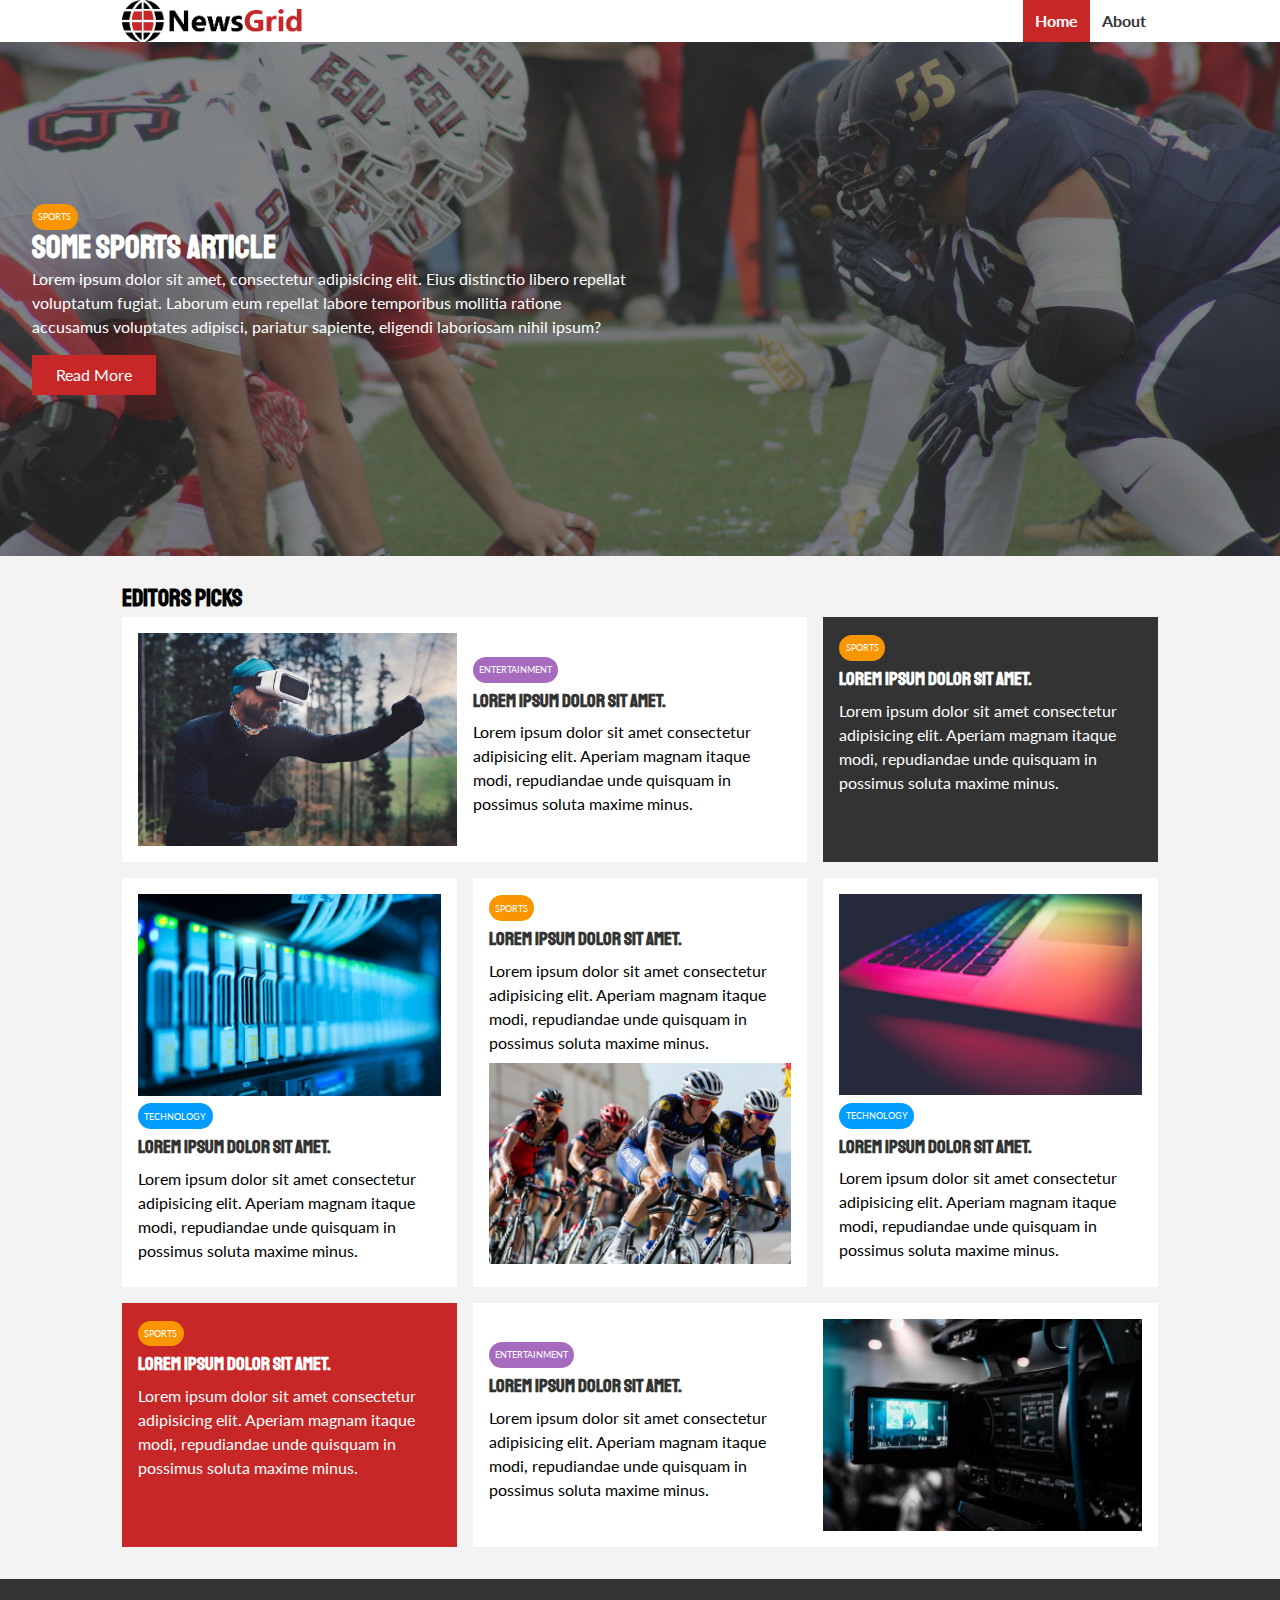
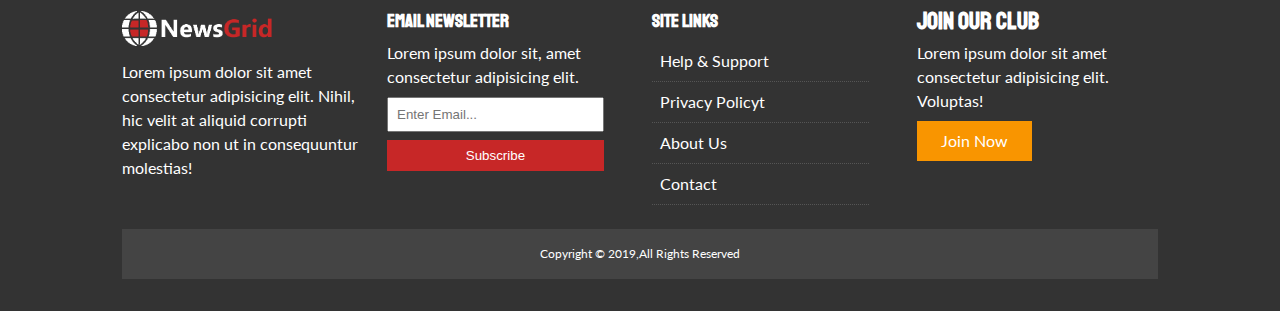
<file: index.html>
<!DOCTYPE html>
<html lang="en">

<head>
  <meta charset="UTF-8">
  <meta name="viewport" content="width=device-width, initial-scale=1.0">
  <link href="https://fonts.googleapis.com/css2?family=Lato:ital@1&family=Staatliches&display=swap" rel="stylesheet">
  <link rel="stylesheet" href="css/style.css">
  <link rel="stylesheet" media="screen and (max-width:768px)" href="css/mobile.css">
  <link rel="stylesheet" href="https://use.fontawesome.com/releases/v5.6.3/css/all.css"
    integrity="sha384-UHRtZLI+pbxtHCWp1t77Bi1L4ZtiqrqD80Kn4Z8NTSRyMA2Fd33n5dQ8lWUE00s/" crossorigin="anonymous">
  <link rel="shortcut icon" type="image/x-icon" href="/favicon.ico">
  <title>NewsGrid | Latest News</title>
</head>

<body>
  <nav id="main-nav">
    <div class="container">
      <img src="img/logo.png" alt="NewsGrid" class="logo">
      <div class="social">
        <a href="http://facebook.com" target="_blank"><i class="fab fa-facebook fa-2x"></i></a>
        <a href="http://twitter.com" target="_blank"><i class="fab fa-twitter fa-2x"></i></a>
        <a href="http://instagram.com" target="_blank"><i class="fab fa-instagram fa-2x"></i></a>
        <a href="http://youtube.com" target="_blank"><i class="fab fa-youtube fa-2x"></i></a>
      </div>
      <ul>
        <li><a class="current" href="index.html">Home</a></li>
        <li><a href="about.html">About</a></li>
      </ul>
    </div>
  </nav>
  <!-- Showcase -->
  <header id="showcase">
    <div class="showcase-container">
      <div class="showcase-content">
        <div class="category category-sports">Sports</div>
        <h1>Some Sports Article</h1>
        <p>Lorem ipsum dolor sit amet, consectetur adipisicing elit. Eius distinctio libero repellat voluptatum fugiat.
          Laborum eum repellat labore temporibus mollitia ratione accusamus voluptates adipisci, pariatur sapiente,
          eligendi laboriosam nihil ipsum?</p>
        <a href="article.html" class="btn btn-primary">Read More</a>
      </div>
    </div>
  </header>
  <!-- Home Articles -->
  <section id="home-articles" class="py-2">
    <div class="container">
      <h2>Editors Picks</h2>
      <div class="articles-container">
        <article class="card">
          <img src="img/articles/ent1.jpg" alt="">
          <div>
            <div class="category category-ent">Entertainment</div>
            <h3>
              <a href="article.html">Lorem ipsum dolor sit amet.</a>
            </h3>
            <p>Lorem ipsum dolor sit amet consectetur adipisicing elit. Aperiam magnam itaque modi, repudiandae unde
              quisquam in possimus soluta maxime minus.</p>
          </div>
        </article>
        <article class="card bg-dark">
          <div class="category category-sports">Sports</div>
          <h3>
            <a href="article.html">Lorem ipsum dolor sit amet.</a>
          </h3>
          <p>Lorem ipsum dolor sit amet consectetur adipisicing elit. Aperiam magnam itaque modi, repudiandae unde
            quisquam in possimus soluta maxime minus.</p>
        </article>
        <article class="card">
          <img src="img/articles/tech1.jpg" alt="">
          <div>
            <div class="category category-tech">Technology</div>
            <h3>
              <a href="article.html">Lorem ipsum dolor sit amet.</a>
            </h3>
            <p>Lorem ipsum dolor sit amet consectetur adipisicing elit. Aperiam magnam itaque modi, repudiandae unde
              quisquam in possimus soluta maxime minus.</p>
          </div>
        </article>
        <article class="card">
          <div>
            <div class="category category-sports">Sports</div>
            <h3>
              <a href="article.html">Lorem ipsum dolor sit amet.</a>
            </h3>
            <p>Lorem ipsum dolor sit amet consectetur adipisicing elit. Aperiam magnam itaque modi, repudiandae unde
              quisquam in possimus soluta maxime minus.</p>
          </div>
          <img src="img/articles/sports1.jpg" alt="">
        </article>
        <article class="card">
          <img src="img/articles/tech2.jpg" alt="">
          <div>
            <div class="category category-tech">Technology</div>
            <h3>
              <a href="article.html">Lorem ipsum dolor sit amet.</a>
            </h3>
            <p>Lorem ipsum dolor sit amet consectetur adipisicing elit. Aperiam magnam itaque modi, repudiandae unde
              quisquam in possimus soluta maxime minus.</p>
          </div>
        </article>
        <article class="card bg-primary">
          <div class="category category-sports">Sports</div>
          <h3>
            <a href="article.html">Lorem ipsum dolor sit amet.</a>
          </h3>
          <p>Lorem ipsum dolor sit amet consectetur adipisicing elit. Aperiam magnam itaque modi, repudiandae unde
            quisquam in possimus soluta maxime minus.</p>
        </article>
        <article class="card">
          <div>
            <div class="category category-ent">Entertainment</div>
            <h3>
              <a href="article.html">Lorem ipsum dolor sit amet.</a>
            </h3>
            <p>Lorem ipsum dolor sit amet consectetur adipisicing elit. Aperiam magnam itaque modi, repudiandae unde
              quisquam in possimus soluta maxime minus.</p>
          </div>
          <img src="img/articles/ent2.jpg" alt="">
        </article>
      </div>
    </div>
    </div>
  </section>

  <!-- footer -->

  <footer id="main-footer" class="py-2">
    <div class="container footer-container">
      <div>
        <img src="img/logo_light.png" alt="NewsGrid">
        <p>Lorem ipsum dolor sit amet consectetur adipisicing elit. Nihil, hic velit at aliquid corrupti explicabo non
          ut in consequuntur molestias!</p>
      </div>
      <div>
        <h3>Email Newsletter</h3>
        <p>Lorem ipsum dolor sit, amet consectetur adipisicing elit.</p>
        <form name="contact" method="POST" data-netlify="true">
          <input type="email" name="email" placeholder="Enter Email...">
          <input type="submit" value="Subscribe" class="btn btn-primary">
        </form>
      </div>
      <div>
        <h3>Site Links</h3>
        <ul class="list">
          <li><a href="#">Help & Support</a></li>
          <li><a href="#">Privacy Policyt</a></li>
          <li><a href="#">About Us</a></li>
          <li><a href="#">Contact</a></li>
        </ul>
      </div>

      <div>
        <h2>Join Our Club</h2>
        <p>Lorem ipsum dolor sit amet consectetur adipisicing elit. Voluptas!</p>
        <a href="#" class="btn btn-secondary">Join Now</a>
      </div>
      <div>
        <p>
          Copyright &copy; 2019,All Rights Reserved
        </p>
      </div>
    </div>
  </footer>



</body>

</html>
</file>
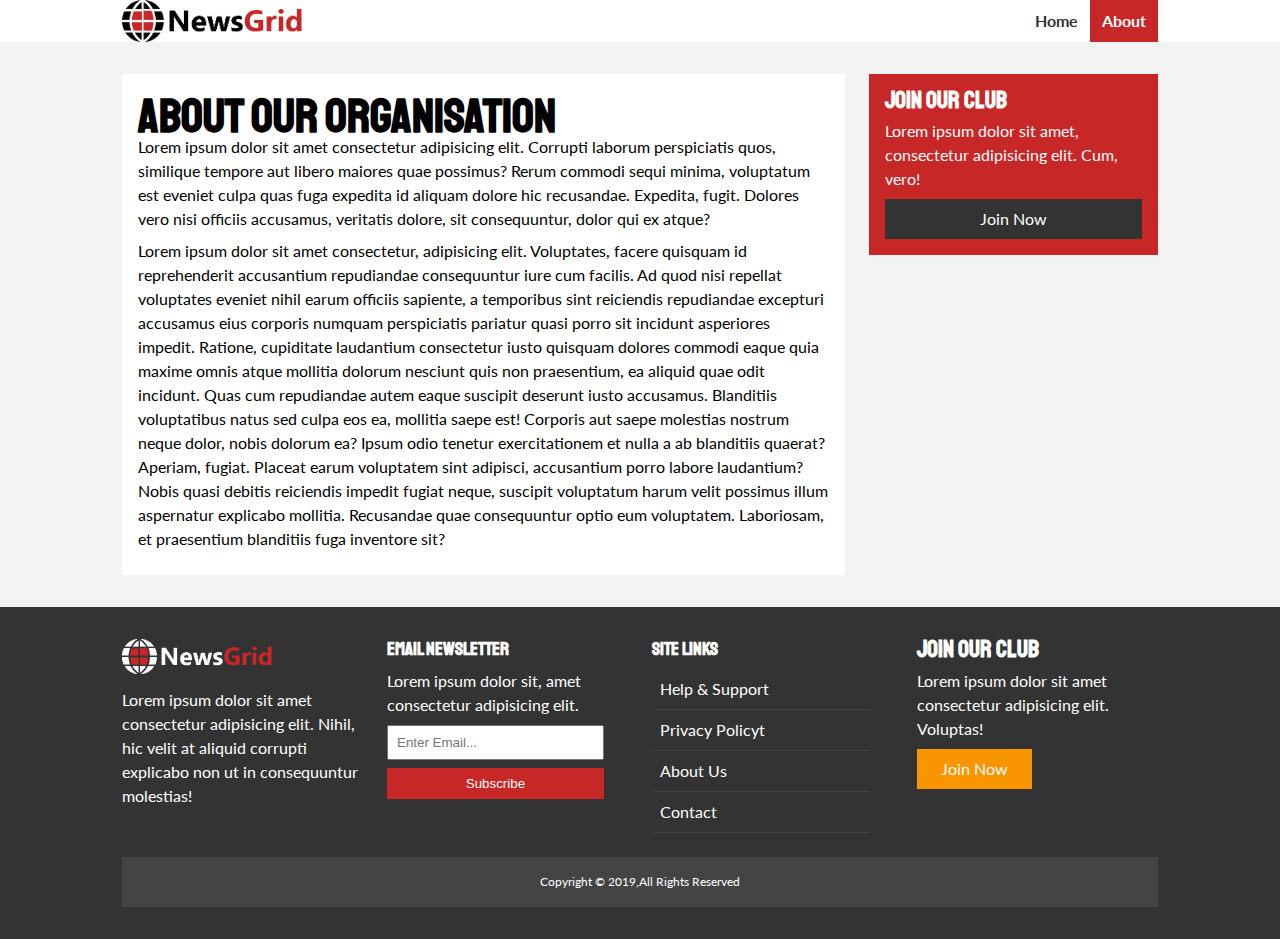
<file: about.html>
<!DOCTYPE html>
<html lang="en">

<head>
  <meta charset="UTF-8">
  <meta name="viewport" content="width=device-width, initial-scale=1.0">
  <link href="https://fonts.googleapis.com/css2?family=Lato:ital@1&family=Staatliches&display=swap" rel="stylesheet">
  <link rel="stylesheet" href="css/style.css">
  <link rel="stylesheet" media="screen and (max-width:768px)" href="css/mobile.css">
  <link rel="stylesheet" href="https://use.fontawesome.com/releases/v5.6.3/css/all.css"
    integrity="sha384-UHRtZLI+pbxtHCWp1t77Bi1L4ZtiqrqD80Kn4Z8NTSRyMA2Fd33n5dQ8lWUE00s/" crossorigin="anonymous">
  <link rel="shortcut icon" type="image/x-icon" href="/favicon.ico">
  <title>NewsGrid | About</title>
</head>

<body>
  <nav id="main-nav">
    <div class="container">
      <img src="img/logo.png" alt="NewsGrid" class="logo">
      <div class="social">
        <a href="http://facebook.com" target="_blank"><i class="fab fa-facebook fa-2x"></i></a>
        <a href="http://twitter.com" target="_blank"><i class="fab fa-twitter fa-2x"></i></a>
        <a href="http://instagram.com" target="_blank"><i class="fab fa-instagram fa-2x"></i></a>
        <a href="http://youtube.com" target="_blank"><i class="fab fa-youtube fa-2x"></i></a>
      </div>
      <ul>
        <li><a  href="index.html">Home</a></li>
        <li><a class="current" href="about.html">About</a></li>
      </ul>
    </div>
  </nav>
  <section id="about">
    <div class="container">
      <!-- grid conatiner use on any inner pages -->
      <div class="page-container">
        <article class="card">
          <h1 class="l-heading">About Our Organisation</h1>
          <p>Lorem ipsum dolor sit amet consectetur adipisicing elit. Corrupti laborum perspiciatis quos, similique tempore aut libero maiores quae possimus? Rerum commodi sequi minima, voluptatum est eveniet culpa quas fuga expedita id aliquam dolore hic recusandae. Expedita, fugit. Dolores vero nisi officiis accusamus, veritatis dolore, sit consequuntur, dolor qui ex atque?</p>
        <p>Lorem ipsum dolor sit amet consectetur, adipisicing elit. Voluptates, facere quisquam id reprehenderit accusantium repudiandae consequuntur iure cum facilis. Ad quod nisi repellat voluptates eveniet nihil earum officiis sapiente, a temporibus sint reiciendis repudiandae excepturi accusamus eius corporis numquam perspiciatis pariatur quasi porro sit incidunt asperiores impedit. Ratione, cupiditate laudantium consectetur iusto quisquam dolores commodi eaque quia maxime omnis atque mollitia dolorum nesciunt quis non praesentium, ea aliquid quae odit incidunt. Quas cum repudiandae autem eaque suscipit deserunt iusto accusamus. Blanditiis voluptatibus natus sed culpa eos ea, mollitia saepe est! Corporis aut saepe molestias nostrum neque dolor, nobis dolorum ea? Ipsum odio tenetur exercitationem et nulla a ab blanditiis quaerat? Aperiam, fugiat. Placeat earum voluptatem sint adipisci, accusantium porro labore laudantium? Nobis quasi debitis reiciendis impedit fugiat neque, suscipit voluptatum harum velit possimus illum aspernatur explicabo mollitia. Recusandae quae consequuntur optio eum voluptatem. Laboriosam, et praesentium blanditiis fuga inventore sit?</p>
      </article>
    <aside class="card bg-primary">
      <h2>Join Our Club</h2>
  <p>Lorem ipsum dolor sit amet, consectetur adipisicing elit. Cum, vero!</p>
    <a href="" class="btn btn-dark btn-block">Join Now</a>
</aside>
      </div>
    </div>
  </section>
  <!-- footer -->
 <footer id="main-footer" class="py-2">
    <div class="container footer-container">
      <div>
        <img src="img/logo_light.png" alt="NewsGrid">
        <p>Lorem ipsum dolor sit amet consectetur adipisicing elit. Nihil, hic velit at aliquid corrupti explicabo non
          ut in consequuntur molestias!</p>
      </div>
      <div>
        <h3>Email Newsletter</h3>
        <p>Lorem ipsum dolor sit, amet consectetur adipisicing elit.</p>
        <form name="contact" method="POST" data-netlify="true">
          <input type="email" name="email" placeholder="Enter Email...">
          <input type="submit" value="Subscribe" class="btn btn-primary">
        </form>
      </div>
      <div>
        <h3>Site Links</h3>
        <ul class="list">
          <li><a href="#">Help & Support</a></li>
          <li><a href="#">Privacy Policyt</a></li>
          <li><a href="#">About Us</a></li>
          <li><a href="#">Contact</a></li>
        </ul>
      </div>

      <div>
        <h2>Join Our Club</h2>
        <p>Lorem ipsum dolor sit amet consectetur adipisicing elit. Voluptas!</p>
        <a href="#" class="btn btn-secondary">Join Now</a>
      </div>
      <div>
        <p>
          Copyright &copy; 2019,All Rights Reserved
        </p>
      </div>
    </div>
  </footer>



</body>

</html>
</file>
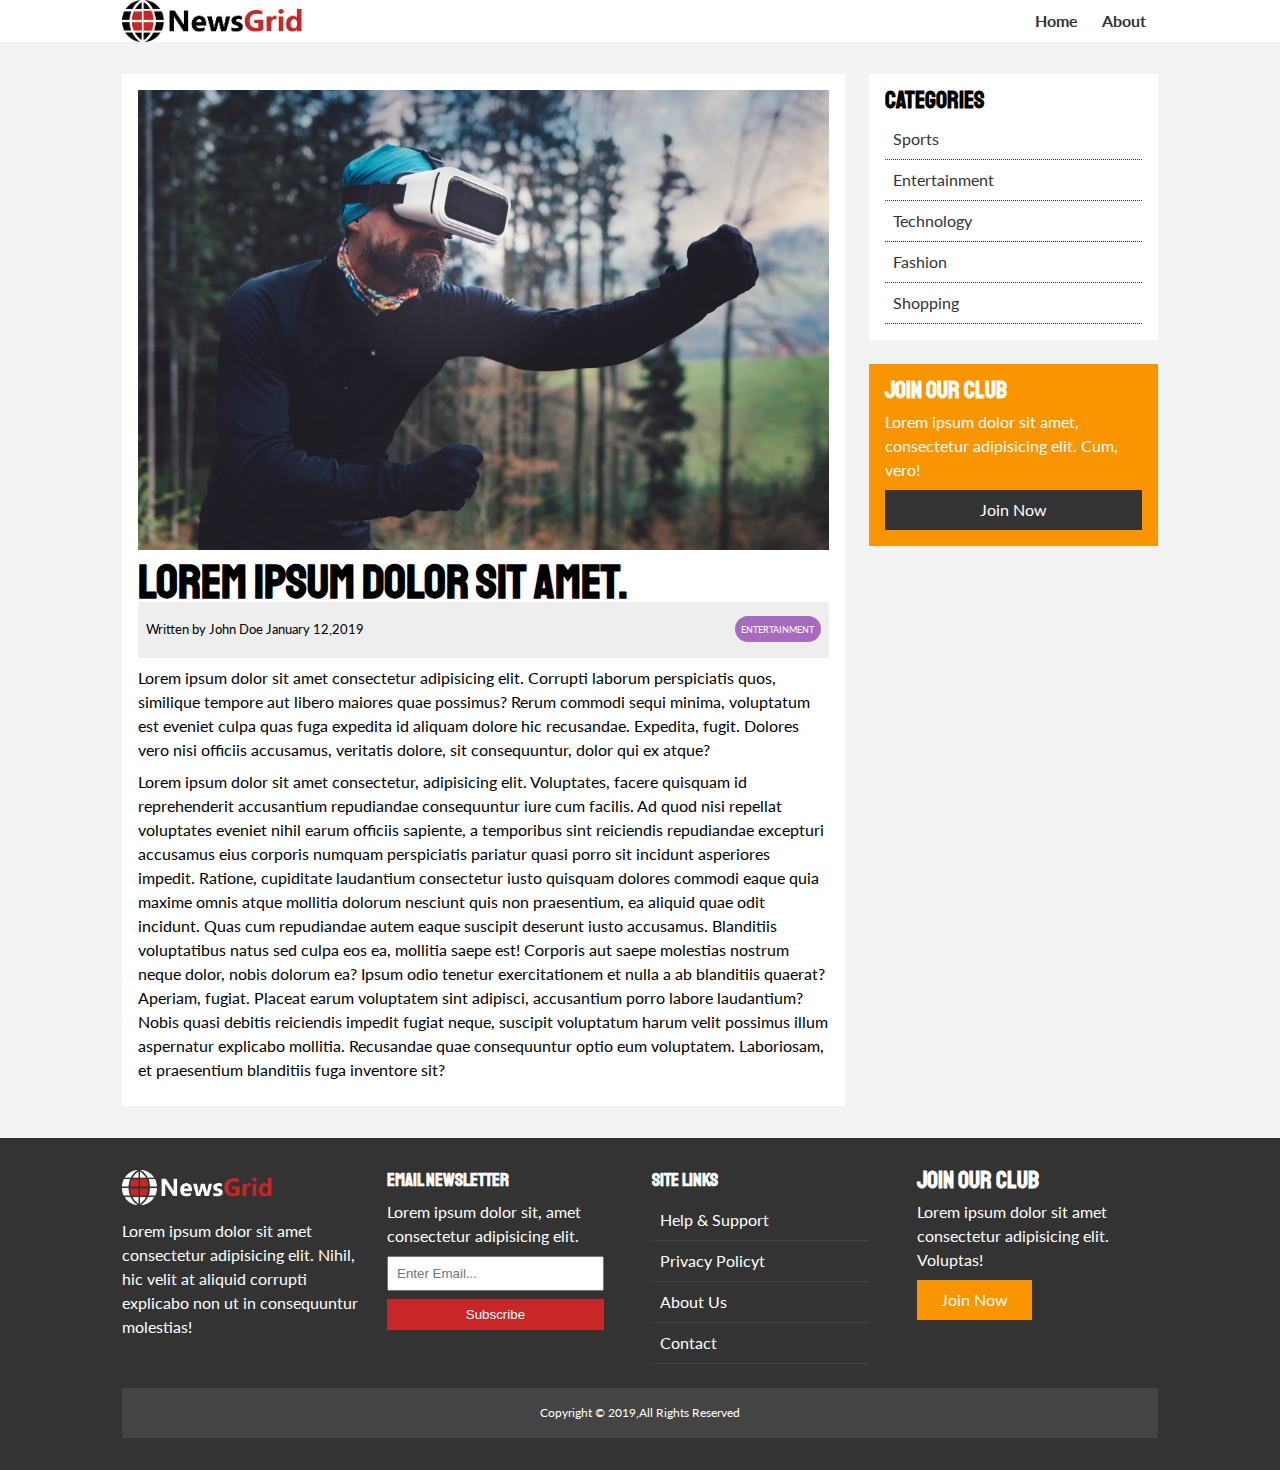
<file: article.html>
<!DOCTYPE html>
<html lang="en">

<head>
  <meta charset="UTF-8">
  <meta name="viewport" content="width=device-width, initial-scale=1.0">
  <link href="https://fonts.googleapis.com/css2?family=Lato:ital@1&family=Staatliches&display=swap" rel="stylesheet">
  <link rel="stylesheet" href="css/style.css">
  <link rel="stylesheet" media="screen and (max-width:768px)" href="css/mobile.css">
  <link rel="stylesheet" href="https://use.fontawesome.com/releases/v5.6.3/css/all.css"
    integrity="sha384-UHRtZLI+pbxtHCWp1t77Bi1L4ZtiqrqD80Kn4Z8NTSRyMA2Fd33n5dQ8lWUE00s/" crossorigin="anonymous">
  <link rel="shortcut icon" type="image/x-icon" href="/favicon.ico">
  <title>NewsGrid | Latest News</title>
</head>

<body>
  <nav id="main-nav">
    <div class="container">
      <img src="img/logo.png" alt="NewsGrid" class="logo">
      <div class="social">
        <a href="http://facebook.com" target="_blank"><i class="fab fa-facebook fa-2x"></i></a>
        <a href="http://twitter.com" target="_blank"><i class="fab fa-twitter fa-2x"></i></a>
        <a href="http://instagram.com" target="_blank"><i class="fab fa-instagram fa-2x"></i></a>
        <a href="http://youtube.com" target="_blank"><i class="fab fa-youtube fa-2x"></i></a>
      </div>
      <ul>
        <li><a href="index.html">Home</a></li>
        <li><a href="about.html">About</a></li>
      </ul>
    </div>
  </nav>
  <section id="article">
    <div class="container">
      <!-- grid conatiner use on any inner pages -->
      <div class="page-container">
        <article class="card">
          <img src="img/articles/ent1.jpg" alt="">
          <h1 class="l-heading">Lorem ipsum dolor sit amet.</h1>
          <div class="meta">
            <!-- small is an inline element which makes the text smaller -->
            <small>
              <i class="fas fa-user"></i>Written by John Doe January 12,2019
            </small>
            <div class="category category-ent">Entertainment</div>
          </div>
          <p>Lorem ipsum dolor sit amet consectetur adipisicing elit. Corrupti laborum perspiciatis quos, similique
            tempore aut libero maiores quae possimus? Rerum commodi sequi minima, voluptatum est eveniet culpa quas fuga
            expedita id aliquam dolore hic recusandae. Expedita, fugit. Dolores vero nisi officiis accusamus, veritatis
            dolore, sit consequuntur, dolor qui ex atque?</p>
          <p>Lorem ipsum dolor sit amet consectetur, adipisicing elit. Voluptates, facere quisquam id reprehenderit
            accusantium repudiandae consequuntur iure cum facilis. Ad quod nisi repellat voluptates eveniet nihil earum
            officiis sapiente, a temporibus sint reiciendis repudiandae excepturi accusamus eius corporis numquam
            perspiciatis pariatur quasi porro sit incidunt asperiores impedit. Ratione, cupiditate laudantium
            consectetur iusto quisquam dolores commodi eaque quia maxime omnis atque mollitia dolorum nesciunt quis non
            praesentium, ea aliquid quae odit incidunt. Quas cum repudiandae autem eaque suscipit deserunt iusto
            accusamus. Blanditiis voluptatibus natus sed culpa eos ea, mollitia saepe est! Corporis aut saepe molestias
            nostrum neque dolor, nobis dolorum ea? Ipsum odio tenetur exercitationem et nulla a ab blanditiis quaerat?
            Aperiam, fugiat. Placeat earum voluptatem sint adipisci, accusantium porro labore laudantium? Nobis quasi
            debitis reiciendis impedit fugiat neque, suscipit voluptatum harum velit possimus illum aspernatur explicabo
            mollitia. Recusandae quae consequuntur optio eum voluptatem. Laboriosam, et praesentium blanditiis fuga
            inventore sit?</p>
        </article>
        <aside id="categories" class="card">
          <h2>categories</h2>
          <ul>
            <li><a href="#"><i class="fas fa-chevron-right"></i>Sports</a></li>
            <li><a href="#"><i class="fas fa-chevron-right"></i>Entertainment</a></li>
            <li><a href="#"><i class="fas fa-chevron-right"></i>Technology</a></li>
            <li><a href="#"><i class="fas fa-chevron-right"></i>Fashion</a></li>
            <li><a href="#"><i class="fas fa-chevron-right"></i>Shopping</a></li>
          </ul>
        </aside>
        <aside class="card bg-secondary">
          <h2>Join Our Club</h2>
          <p>Lorem ipsum dolor sit amet, consectetur adipisicing elit. Cum, vero!</p>
          <a href="" class="btn btn-dark btn-block">Join Now</a>
        </aside>
      </div>
    </div>
  </section>
  <!-- footer -->
  <footer id="main-footer" class="py-2">
    <div class="container footer-container">
      <div>
        <img src="img/logo_light.png" alt="NewsGrid">
        <p>Lorem ipsum dolor sit amet consectetur adipisicing elit. Nihil, hic velit at aliquid corrupti explicabo non
          ut in consequuntur molestias!</p>
      </div>
      <div>
        <h3>Email Newsletter</h3>
        <p>Lorem ipsum dolor sit, amet consectetur adipisicing elit.</p>
        <form name="contact" method="POST" data-netlify="true">
          <input type="email" name="email" placeholder="Enter Email...">
          <input type="submit" value="Subscribe" class="btn btn-primary">
        </form>
      </div>
      <div>
        <h3>Site Links</h3>
        <ul class="list">
          <li><a href="#">Help & Support</a></li>
          <li><a href="#">Privacy Policyt</a></li>
          <li><a href="#">About Us</a></li>
          <li><a href="#">Contact</a></li>
        </ul>
      </div>

      <div>
        <h2>Join Our Club</h2>
        <p>Lorem ipsum dolor sit amet consectetur adipisicing elit. Voluptas!</p>
        <a href="#" class="btn btn-secondary">Join Now</a>
      </div>
      <div>
        <p>
          Copyright &copy; 2019,All Rights Reserved
        </p>
      </div>
    </div>
  </footer>



</body>

</html>
</file>
<file: css/style.css>
:root {
  --primary-color:#c72727;
  --secondary-color:#f99500;
  --light-color:#f3f3f3;
  --dark-color:#333;
  --max-width:1100px;
}

.category  {
  --sports-color:#f99500;
  --ent-color:#a66bbe;
  --tech-color:#009cff;
}

* {
  margin:0;
  padding:0;
  box-sizing:border-box;
}

body {
  font-family:'Lato',sans-serif;
  line-height:1.5;
  background: var(--light-color);
}

a {
  text-decoration:none;
  color:#333;
}

ul {
  list-style:none;
}

p {
  margin: 0.5rem 0;
}

img {
  width:100%;
}

h1,h2,h3,h4,h5,h6 {
  font-family:'Staatliches',sans-serif;
  margin-bottom:.55rem;
  line-height:1.3rem;
}

/* Utility  */
.container {
  max-width:var(--max-width);
  margin:auto;
  padding:0 2rem;
  overflow:hidden;
}

.category {
  display:inline-block;
  color:#fff;
  font-size:0.55rem;
  padding:0.4rem;
  text-transform:uppercase;
  border-radius:15px;
  margin-bottom:0.5rem;
}

.category-sports {
  background:var(--sports-color);
}
.category-ent {
  background:var(--ent-color);
}
.category-tech {
  background:var(--tech-color);
}

.btn {
  display:inline-block;
  border:none;
  background: var(--dark-color);
  color:#fff;
  padding:0.5rem;
  padding:0.5rem 1.5rem;

}

.btn-light { background:var(--light-color);}
.btn-primary { background:var(--primary-color);}
.btn-secondary { background:var(--secondary-color);}

.btn:hover {
  opacity:0.9;
}

.btn-block {
  display:block;
  width:100%;
  text-align:center;
}

/* card */
.card {
  background:#fff;
  padding:1rem;
}

/* Article categories */
#categories li{
  border-bottom:1px #333 dotted;
  padding:0.5rem;

}
.bg-dark {
  background:var(--dark-color);
  color:#fff;
}

.bg-primary {
  background:var(--primary-color);
  color:#fff;
}
.bg-secondary {
  background:var(--secondary-color);
  color:#fff;
}
.bg-dark h1,
.bg-dark h2,
.bg-dark h3,
.bg-dark a ,
.bg-primary h1,
.bg-primary h2,
.bg-primary h3,
.bg-primary a,
.bg-secodary h1,
.bg-secodary h2,
.bg-secodary h3,
.bg-secodary a {
 color:#fff;
}
.py-1 {
  padding:1.5rem 0;
}
.py-2 {
  padding:2rem 0;
}
.py-3 {
  padding:3rem 0;
}
.p-1 {
  padding:1.5rem ;
}
.p-2 {
  padding:2rem;
}
.p-3 {
  padding:3rem;
}

.l-heading {
  font-size:3rem;
}

.card .l-heading {
  margin-top:1rem;
}

.list li {
  padding:0.5rem;
  width:90%;
  border-bottom:#555 dotted 1px;
}

.list li a:hover {
 color:var(--primary-color) !important;
}

/* Inner Page Containeer */
.page-container {
  display:grid;
  grid-template-columns: 5fr 2fr;
  margin:2rem 0;
  grid-gap:1.5rem;
}
/* Not Understood */
.page-container > *:first-child {
  grid-row:1 / span 3;
}
/* Navigation */
#main-nav {
  background:#fff;
  position:sticky;
  top:0;
  z-index:2;
}

#main-nav .container {
  display:grid;
  grid-template-columns: 6fr 3fr 2fr;
  padding:1 rem;
  align-items:center;
}

#main-nav .logo {
  width:180px;
}

#main-nav ul {
  justify-self:end;
  display:flex;
}

#main-nav ul li a {
  padding:0.75rem;
  font-weight:bold;
}

#main-nav ul li a.current {
  background:var(--primary-color);
  color:#fff;
}

#main-nav ul li a:hover {
  background:var(--light-color);
  color:var(--dark-color);
}

#main-nav .social {
  /* when we r aligning the actual item we use self if using parent then use content */
  justify-self:center;
}

#main-nav .social i {
  color:#777;
  margin-right:.5rem;
}

/* Showcase */
#showcase {
  color:#fff;
  background:#333;
  padding:2rem;
  position:relative;
}

#showcase:before {
  content:'';
  background: url('../img/featured.jpg') no-repeat center center/cover;
  position:absolute;
  top:0;
  left:0;
  width:100%;
  height:100%;
  opacity:0.4;
}

#showcase .showcase-container {
  display:grid;
  /* content is only for 1 box but we r using 2,1fr */
  grid-template-columns:repeat(2,1fr);
  justify-content: center;
  align-items:center;
  height:50vh;
}

#showcase .showcase-content {
  z-index:1;
}

#showcase .showcase-content p {
  margin-bottom:1rem;
}

/* Home Articles */
#home-articles .articles-container {
  display:grid;
  grid-template-columns:repeat(3,1fr);
  grid-gap:1rem;
}

/* * meaning any element it doest have to be article but we want the direct child...anything */
#home-articles .articles-container > *:first-child {
  display:grid;
  grid-template-columns: repeat(2,1fr);
  grid-gap:1rem;
  grid-column:1/span 2;
  align-items:center;
}
#home-articles .articles-container > *:last-child {
  display:grid;
  grid-template-columns: repeat(2,1fr);
  grid-gap:1rem;
  grid-column:2/span 2;
  align-items:center;
}

#article .meta {
  display:flex;
  justify-content:space-between;
  align-items:center;
  background: #eee;
  padding:0.5rem;
}

#article .meta .category {
  margin-top:0.4rem;
}



/* footer */
#main-footer {
  background:var(--dark-color);
  color:#fff;
}

#main-footer img {
  width:150px;
}
 #main-footer a {
   color:#fff;
 }

 #main-footer .footer-container {
   display:grid;
   grid-gap:1.5rem;
   grid-template-columns: repeat(4,1fr);
 }

 #main-footer .footer-container > *:last-child {
   background: #444;
   grid-column:1 / span 4;
  text-align:center;
  padding:.5rem;
  font-size:0.75rem;
 }

 #main-footer .footer-container input[type="email"] {
   width:90%;
   margin-bottom:0.5rem;
   padding:0.5rem;
 }
 
 #main-footer .footer-container input[type="submit"] {
   width:90%;
 }
</file>
<file: css/mobile.css>
/* Navigation */
#main-nav .social {
  display:none;
}
#main-nav .container {
  grid-template-columns: 1fr;
  grid-gap:1.2rem;

}

#main-nav ul,#main-nav .logo {
  justify-self:center;
}

#main-nav ul li a {
  padding:0.5rem;
}

#home-articles .articles-container {
  grid-template-columns: repeat(2,1fr);
}

#home-articles .articles-container > *:first-child,#home-articles .articles-container > *:first-child {
  grid-template-columns: 1fr;
  grid-column:1;
}

@media(max-width:600px){
  /* Stack Grid Items */
  #showcase .showcase-container,#home-articles .articles-container,#main-footer .footer-container{
   grid-template-columns: 1fr;
}

/* because we r spanning the footer i.e the copyright symbol to the wholw width */
#main-footer .footer-container > *:last-child {
  grid-column:1;
  }

#main-footer .footer-container > *:first-child,#main-footer .footer-container > *:nth-child(2) {
  border-bottom:#444 dotted 1px;
  padding-bottom:1rem;
}

.page-container {
  grid-template-columns: 1fr;
  text-align:center;
}

.page-container > *:first-child {
  grid-row:1;
}
.page-container .l-heading {
  font-size:2rem;
}

}
</file>
